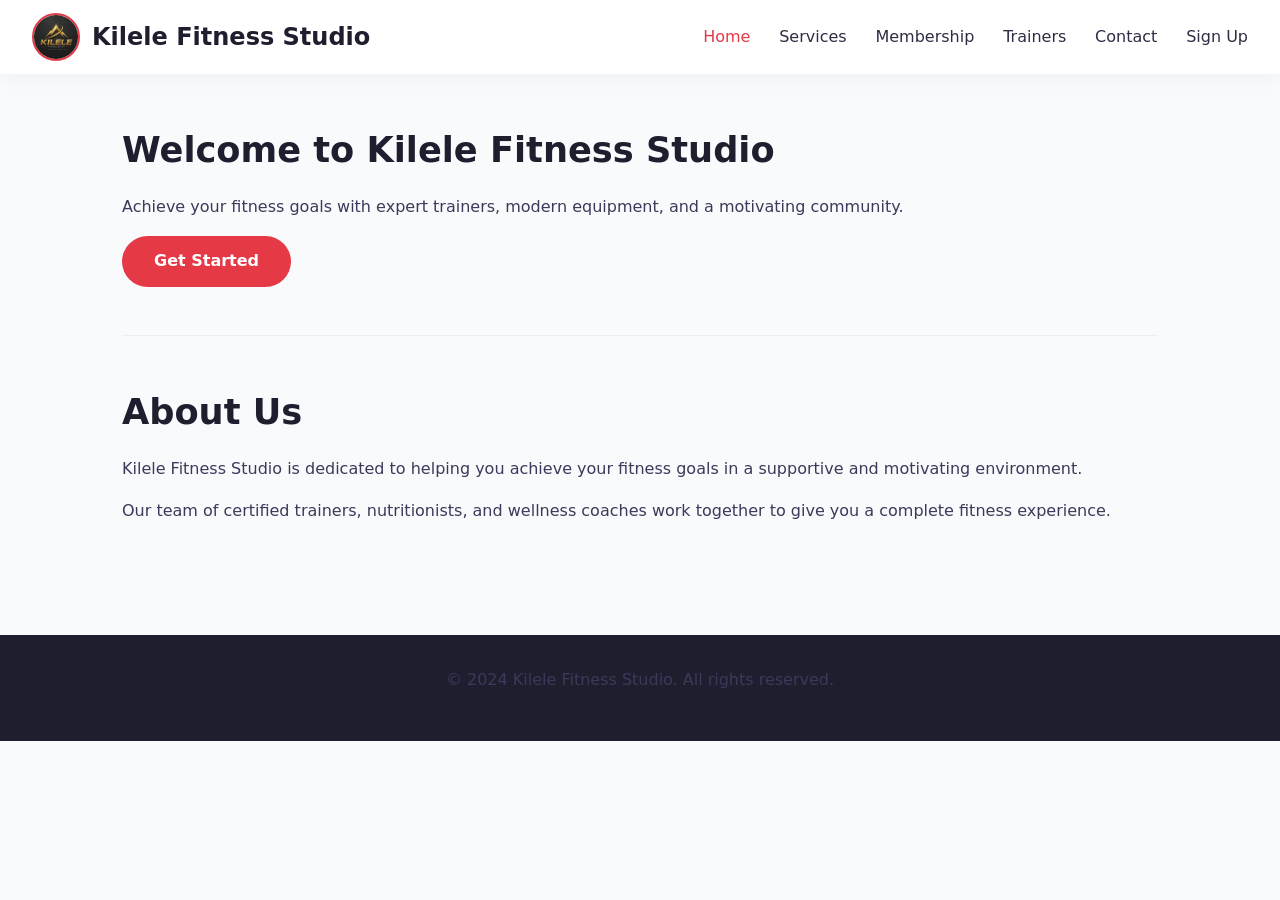
<file: index.html>
<!DOCTYPE html>
<html lang="en">
<head>
    <meta charset="UTF-8">
    <meta name="viewport" content="width=device-width, initial-scale=1.0">
    <title>Kilele Fitness Studio — Home</title>
    <link rel="stylesheet" href="https://cdnjs.cloudflare.com/ajax/libs/font-awesome/6.4.0/css/all.min.css">
    <link rel="stylesheet" href="style.css">
</head>
<body>
    <header>
        <div class="logo">
            <img src="OIG1 (1).jfif.jpeg" alt="Kilele Fitness Logo">
            <h1>Kilele Fitness Studio</h1>
        </div>
        <button class="menu-toggle" id="menuToggle" aria-label="Toggle navigation" aria-expanded="false">
            <i class="fas fa-bars"></i>
        </button>
        <nav id="mainNav">
            <ul>
                <li><a href="index.html" class="active">Home</a></li>
                <li><a href="services.html">Services</a></li>
                <li><a href="membership.html">Membership</a></li>
                <li><a href="trainers.html">Trainers</a></li>
                <li><a href="contact.html">Contact</a></li>
                <li><a href="signup.html">Sign Up</a></li>
            </ul>
        </nav>
    </header>

    <main>
        <!-- HOME SECTION -->
        <h2>Welcome to Kilele Fitness Studio</h2>
        <p>Achieve your fitness goals with expert trainers, modern equipment, and a motivating community.</p>
        <p><a href="membership.html" class="btn">Get Started</a></p>

        <hr style="margin:3rem 0;border:none;border-top:1px solid #eee;">

        <!-- ABOUT SECTION (same page) -->
        <h2>About Us</h2>
        <p>Kilele Fitness Studio is dedicated to helping you achieve your fitness goals in a supportive and motivating environment.</p>
        <p>Our team of certified trainers, nutritionists, and wellness coaches work together to give you a complete fitness experience.</p>
    </main>

    <footer>
        <p>&copy; 2024 Kilele Fitness Studio. All rights reserved.</p>
    </footer>

    <script src="script.js"></script>
</body>
</html>
</file>
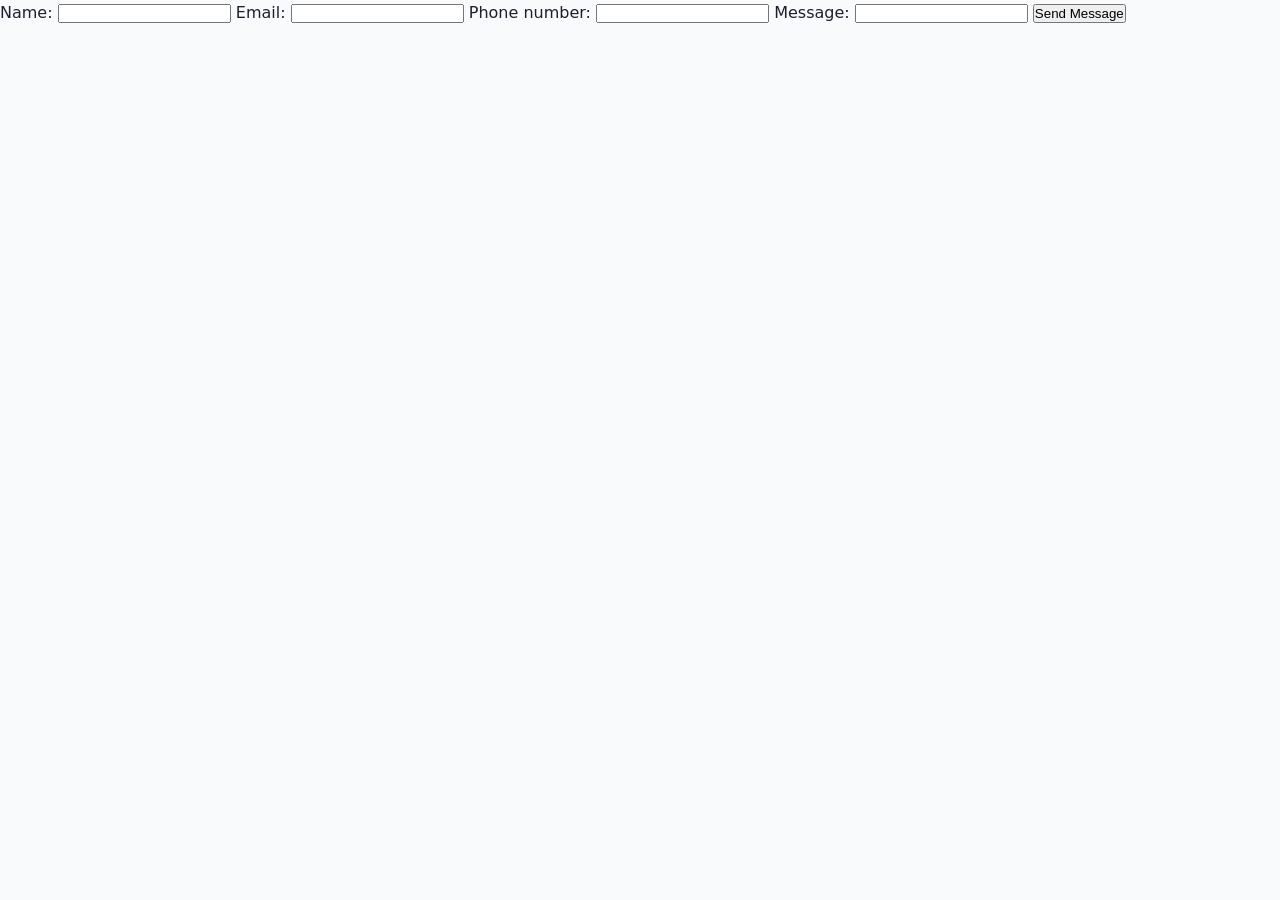
<file: contact us.html>
<!DOCTYPE html>
<html lang="en"> 
<head>
    <meta charset="UTF-8">
    <meta name="viewport" content="width=device-width, initial-scale=1.0">
    <title>Kilele Fitness Studio</title>
    <link rel="stylesheet" href="style.css">
    <link rel="stylesheet" href="https://cdnjs.cloudflare.com/ajax/libs/font-awesome/6.4.0/css/all.min.css">
</head>

    <section id="contact">
<form action="submit_form.php" method="POST"></form>
   <label for="name">Name: 
 </lable>
      <input type="text"  id="name" name="name" required>
 
 <label for =email> Email:
 </label>
      <input type="email" id="email" name="email">
    
 <label for="phone number">Phone number:
 </label>
    <input type="tel" id="phone" name="pnone" required>
 
 <label for="message">Message:
    </label>
     <input type="text" id="message" name="message" required minlength="8" >

     <button type="submit">Send Message
      </button>
     </section>
    </form>
</file>
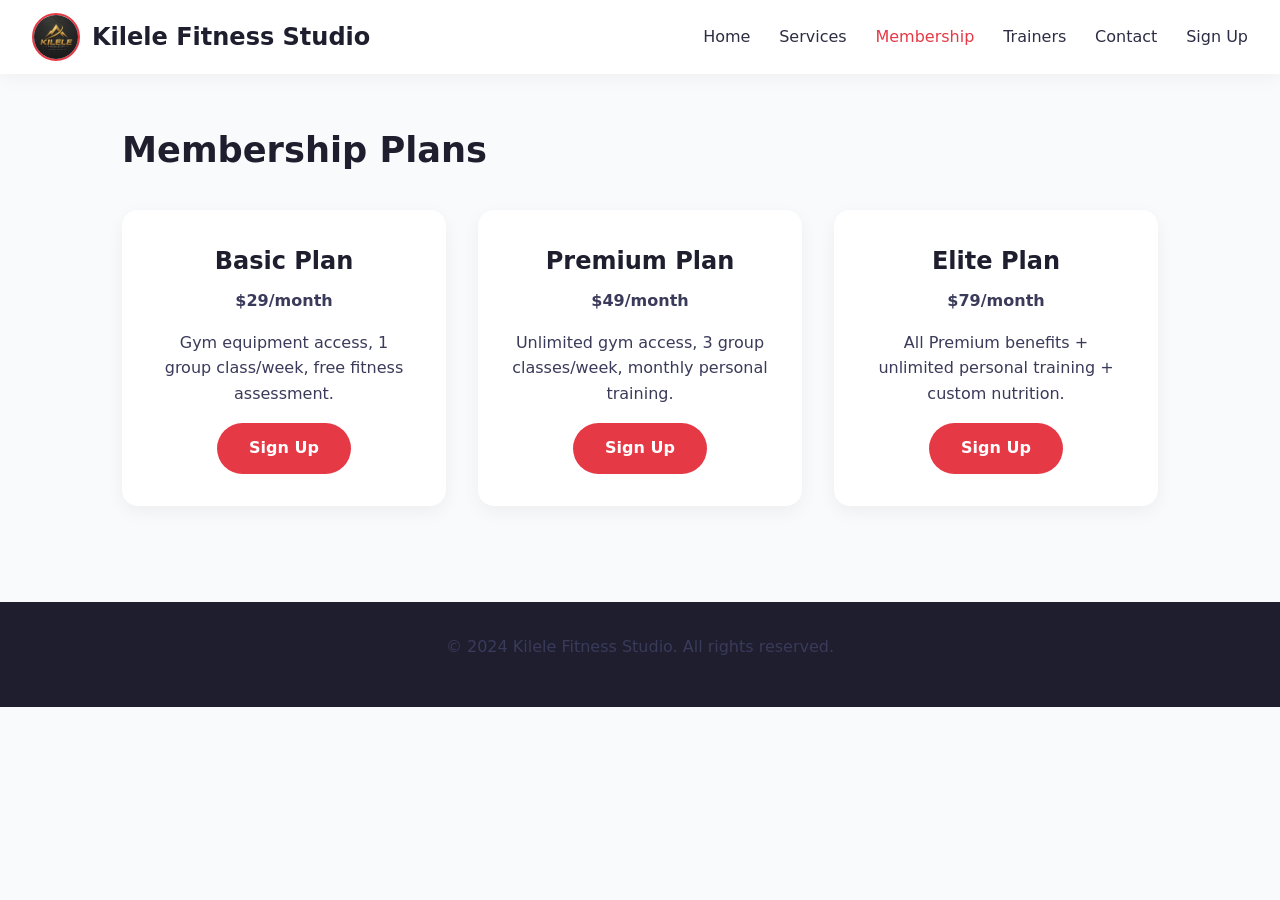
<file: membership.html>
<!DOCTYPE html>
<html lang="en">
<head>
    <meta charset="UTF-8">
    <meta name="viewport" content="width=device-width, initial-scale=1.0">
    <title>Membership — Kilele Fitness Studio</title>
    <link rel="stylesheet" href="https://cdnjs.cloudflare.com/ajax/libs/font-awesome/6.4.0/css/all.min.css">
    <link rel="stylesheet" href="style.css">
</head>
<body>
    <header>
        <div class="logo">
            <img src="OIG1 (1).jfif.jpeg" alt="Kilele Fitness Logo">
            <h1>Kilele Fitness Studio</h1>
        </div>
        <button class="menu-toggle" id="menuToggle" aria-label="Toggle navigation" aria-expanded="false">
            <i class="fas fa-bars"></i>
        </button>
        <nav id="mainNav">
            <ul>
                <li><a href="index.html">Home</a></li>
                <li><a href="services.html">Services</a></li>
                <li><a href="membership.html" class="active">Membership</a></li>
                <li><a href="trainers.html">Trainers</a></li>
                <li><a href="contact.html">Contact</a></li>
                <li><a href="signup.html">Sign Up</a></li>
            </ul>
        </nav>
    </header>

    <main>
        <h2>Membership Plans</h2>
        <div class="grid">
            <div class="card">
                <h3>Basic Plan</h3>
                <p><strong>$29/month</strong></p>
                <p>Gym equipment access, 1 group class/week, free fitness assessment.</p>
                <a href="signup.html" class="btn">Sign Up</a>
            </div>
            <div class="card">
                <h3>Premium Plan</h3>
                <p><strong>$49/month</strong></p>
                <p>Unlimited gym access, 3 group classes/week, monthly personal training.</p>
                <a href="signup.html" class="btn">Sign Up</a>
            </div>
            <div class="card">
                <h3>Elite Plan</h3>
                <p><strong>$79/month</strong></p>
                <p>All Premium benefits + unlimited personal training + custom nutrition.</p>
                <a href="signup.html" class="btn">Sign Up</a>
            </div>
        </div>
    </main>

    <footer>
        <p>&copy; 2024 Kilele Fitness Studio. All rights reserved.</p>
    </footer>

    <script src="script.js"></script>
</body>
</html>
</file>
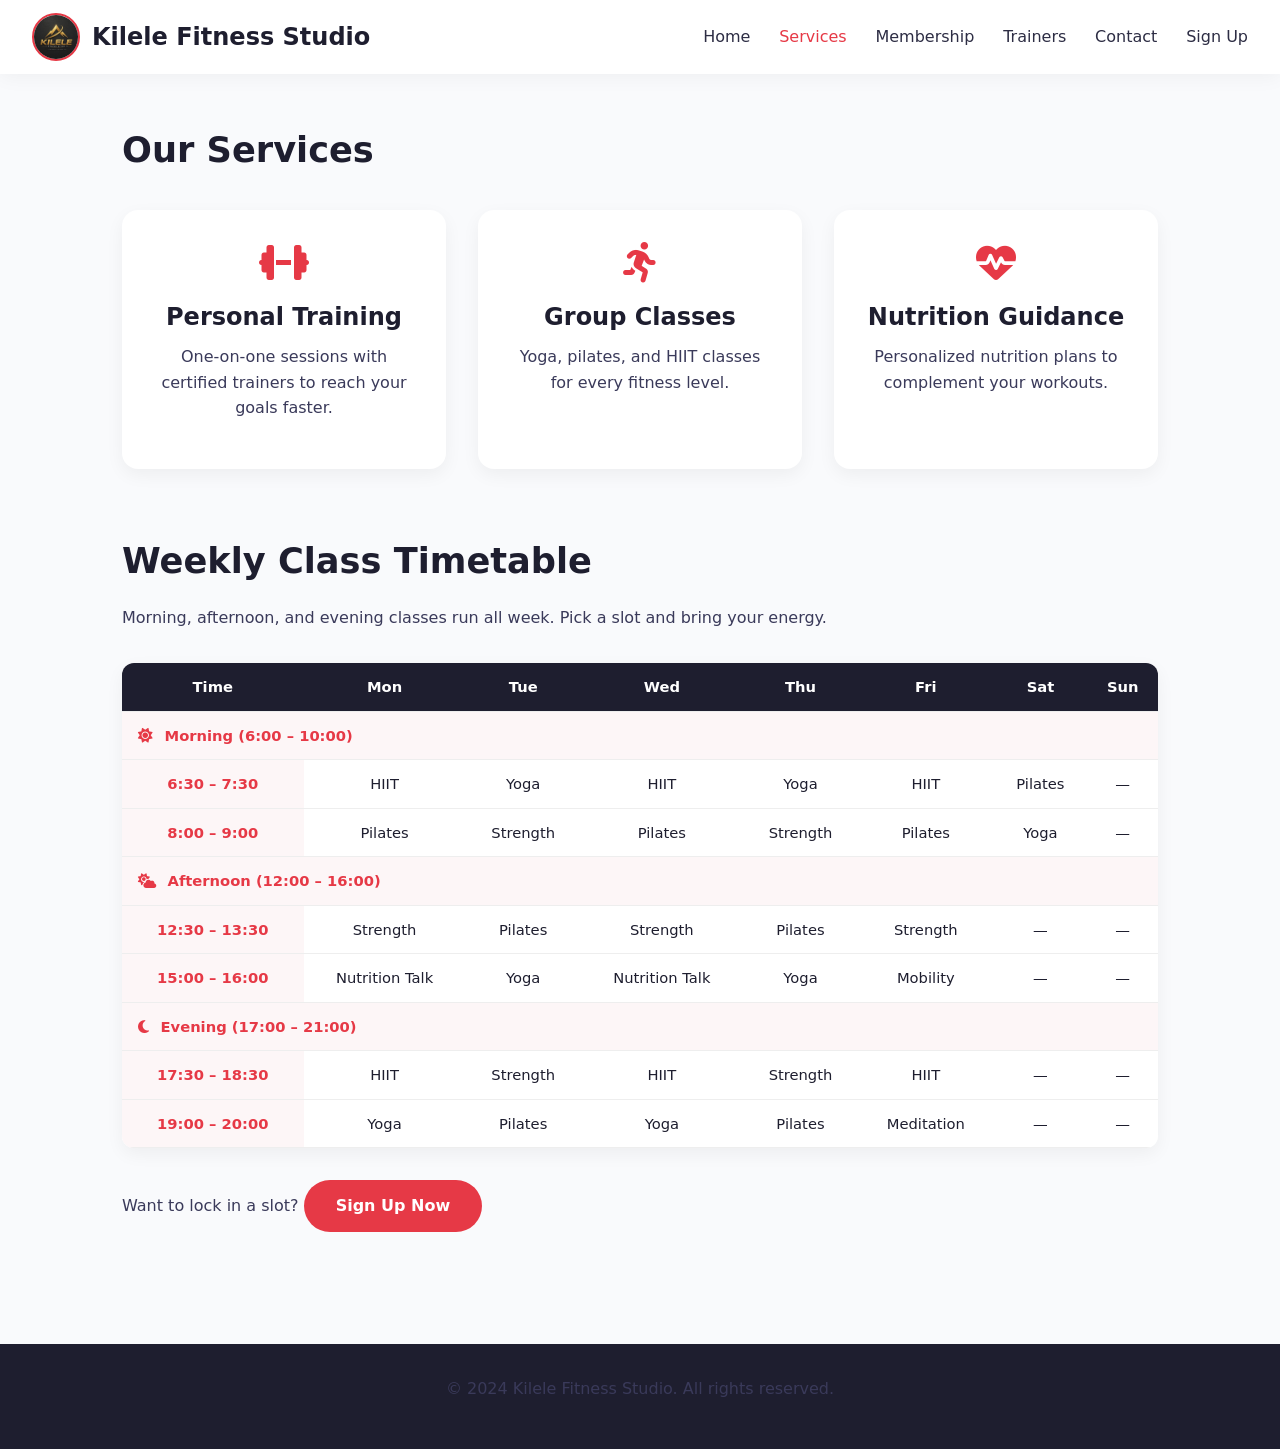
<file: services.html>
<!DOCTYPE html>
<html lang="en">
<head>
    <meta charset="UTF-8">
    <meta name="viewport" content="width=device-width, initial-scale=1.0">
    <title>Services — Kilele Fitness Studio</title>
    <link rel="stylesheet" href="https://cdnjs.cloudflare.com/ajax/libs/font-awesome/6.4.0/css/all.min.css">
    <link rel="stylesheet" href="style.css">
</head>
<body>
    <header>
        <div class="logo">
            <img src="OIG1 (1).jfif.jpeg" alt="Kilele Fitness Logo">
            <h1>Kilele Fitness Studio</h1>
        </div>
        <button class="menu-toggle" id="menuToggle" aria-label="Toggle navigation" aria-expanded="false">
            <i class="fas fa-bars"></i>
        </button>
        <nav id="mainNav">
            <ul>
                <li><a href="index.html">Home</a></li>
                <li><a href="services.html" class="active">Services</a></li>
                <li><a href="membership.html">Membership</a></li>
                <li><a href="trainers.html">Trainers</a></li>
                <li><a href="contact.html">Contact</a></li>
                <li><a href="signup.html">Sign Up</a></li>
            </ul>
        </nav>
    </header>

    <main>
        <h2>Our Services</h2>
        <div class="grid">
            <div class="card">
                <i class="fas fa-dumbbell"></i>
                <h3>Personal Training</h3>
                <p>One-on-one sessions with certified trainers to reach your goals faster.</p>
            </div>
            <div class="card">
                <i class="fas fa-running"></i>
                <h3>Group Classes</h3>
                <p>Yoga, pilates, and HIIT classes for every fitness level.</p>
            </div>
            <div class="card">
                <i class="fas fa-heartbeat"></i>
                <h3>Nutrition Guidance</h3>
                <p>Personalized nutrition plans to complement your workouts.</p>
            </div>
        </div>

        <!-- ============ TIMETABLE ============ -->
        <h2 style="margin-top:4rem;">Weekly Class Timetable</h2>
        <p>Morning, afternoon, and evening classes run all week. Pick a slot and bring your energy.</p>

        <div class="timetable-wrap">
            <table class="timetable">
                <thead>
                    <tr>
                        <th>Time</th>
                        <th>Mon</th>
                        <th>Tue</th>
                        <th>Wed</th>
                        <th>Thu</th>
                        <th>Fri</th>
                        <th>Sat</th>
                        <th>Sun</th>
                    </tr>
                </thead>
                <tbody>
                    <!-- MORNING -->
                    <tr class="slot-label"><td colspan="8"><i class="fas fa-sun"></i> Morning (6:00 – 10:00)</td></tr>
                    <tr>
                        <td>6:30 – 7:30</td>
                        <td>HIIT</td>
                        <td>Yoga</td>
                        <td>HIIT</td>
                        <td>Yoga</td>
                        <td>HIIT</td>
                        <td>Pilates</td>
                        <td>—</td>
                    </tr>
                    <tr>
                        <td>8:00 – 9:00</td>
                        <td>Pilates</td>
                        <td>Strength</td>
                        <td>Pilates</td>
                        <td>Strength</td>
                        <td>Pilates</td>
                        <td>Yoga</td>
                        <td>—</td>
                    </tr>

                    <!-- AFTERNOON -->
                    <tr class="slot-label"><td colspan="8"><i class="fas fa-cloud-sun"></i> Afternoon (12:00 – 16:00)</td></tr>
                    <tr>
                        <td>12:30 – 13:30</td>
                        <td>Strength</td>
                        <td>Pilates</td>
                        <td>Strength</td>
                        <td>Pilates</td>
                        <td>Strength</td>
                        <td>—</td>
                        <td>—</td>
                    </tr>
                    <tr>
                        <td>15:00 – 16:00</td>
                        <td>Nutrition Talk</td>
                        <td>Yoga</td>
                        <td>Nutrition Talk</td>
                        <td>Yoga</td>
                        <td>Mobility</td>
                        <td>—</td>
                        <td>—</td>
                    </tr>

                    <!-- EVENING -->
                    <tr class="slot-label"><td colspan="8"><i class="fas fa-moon"></i> Evening (17:00 – 21:00)</td></tr>
                    <tr>
                        <td>17:30 – 18:30</td>
                        <td>HIIT</td>
                        <td>Strength</td>
                        <td>HIIT</td>
                        <td>Strength</td>
                        <td>HIIT</td>
                        <td>—</td>
                        <td>—</td>
                    </tr>
                    <tr>
                        <td>19:00 – 20:00</td>
                        <td>Yoga</td>
                        <td>Pilates</td>
                        <td>Yoga</td>
                        <td>Pilates</td>
                        <td>Meditation</td>
                        <td>—</td>
                        <td>—</td>
                    </tr>
                </tbody>
            </table>
        </div>

        <p style="margin-top:2rem;">
            Want to lock in a slot? <a href="signup.html" class="btn">Sign Up Now</a>
        </p>
    </main>

    <footer>
        <p>&copy; 2024 Kilele Fitness Studio. All rights reserved.</p>
    </footer>

    <script src="script.js"></script>
</body>
</html>
</file>
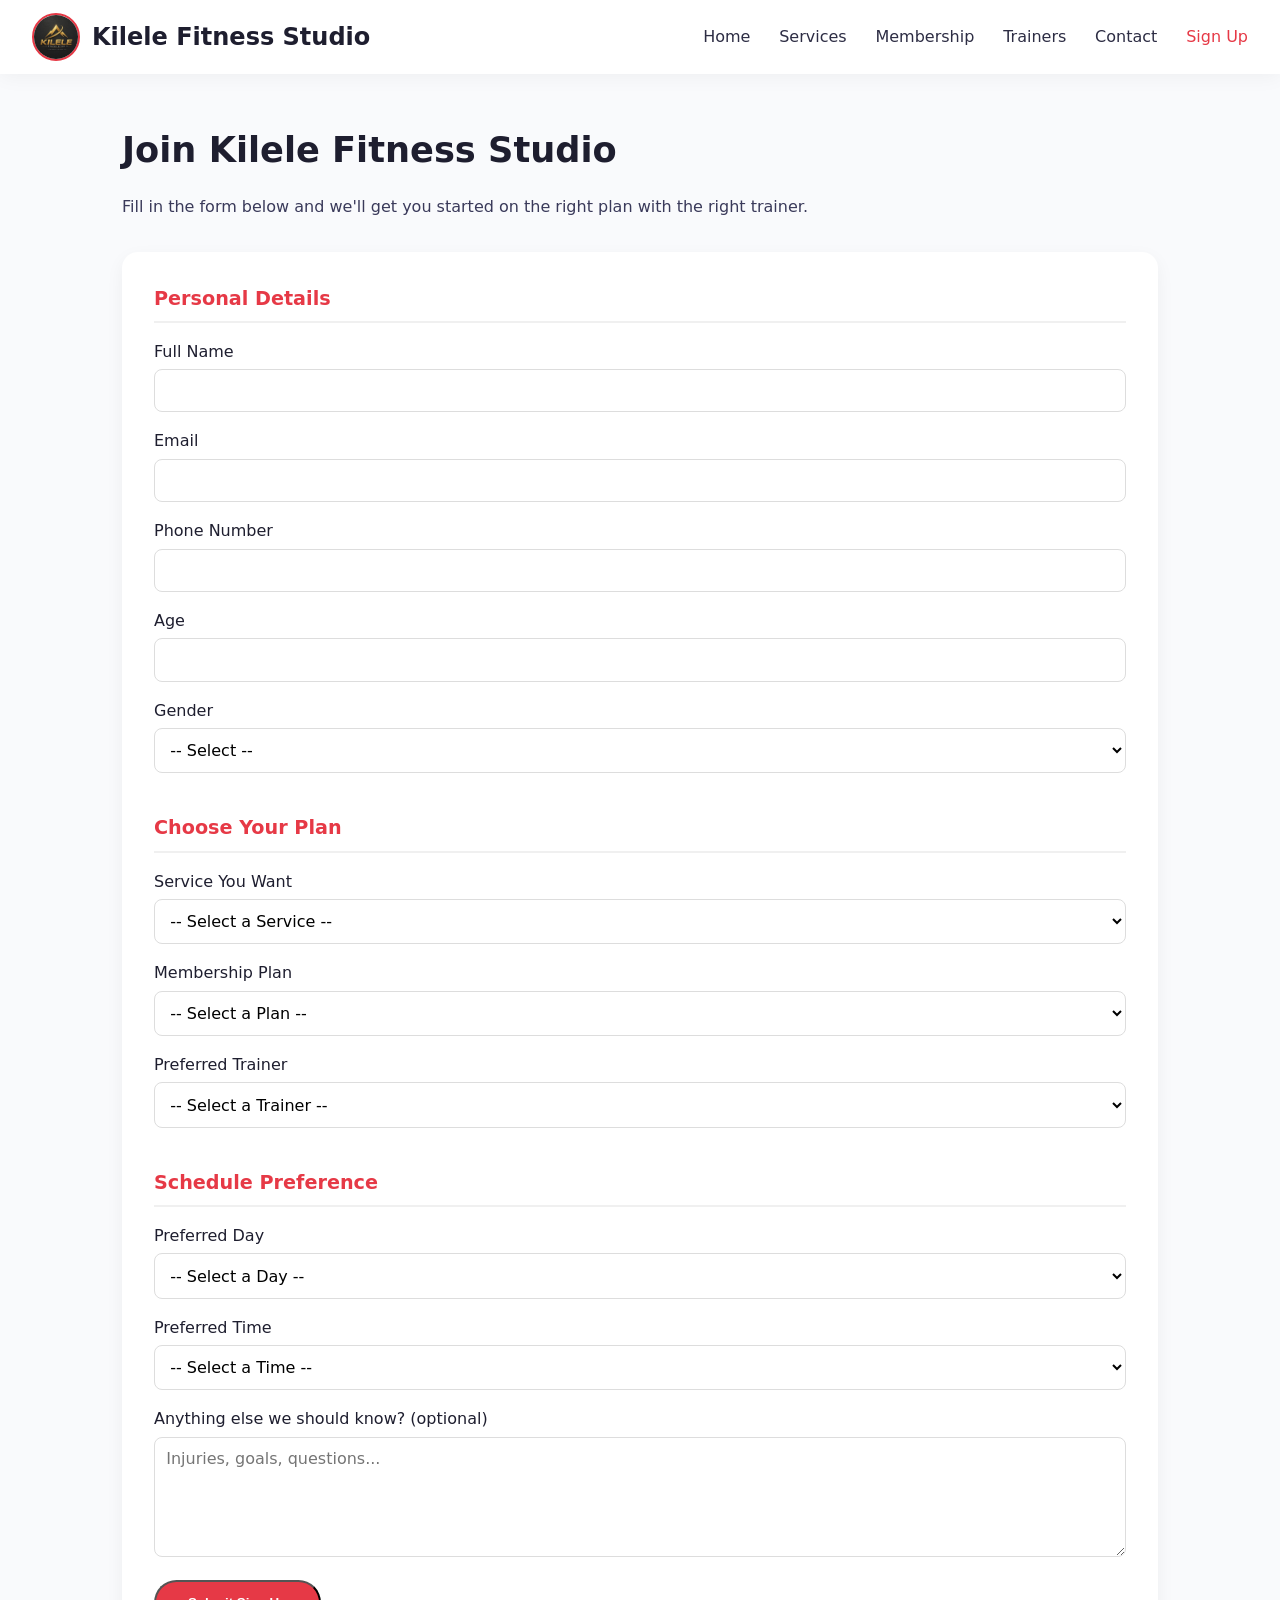
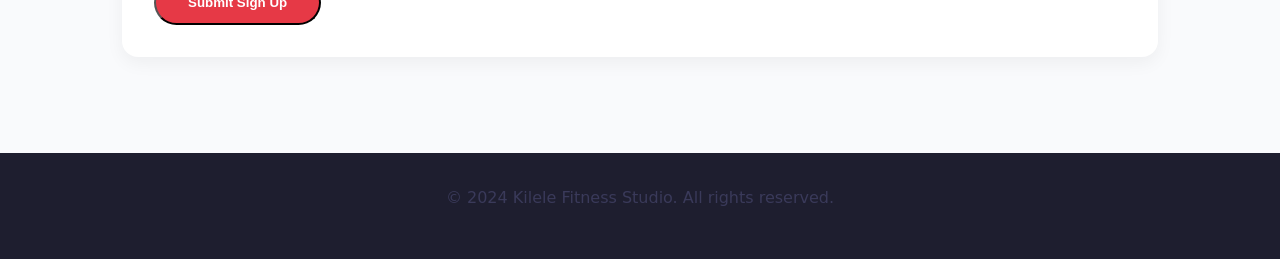
<file: signup.html>
<!DOCTYPE html>
<html lang="en">
<head>
    <meta charset="UTF-8">
    <meta name="viewport" content="width=device-width, initial-scale=1.0">
    <title>Sign Up — Kilele Fitness Studio</title>
    <link rel="stylesheet" href="https://cdnjs.cloudflare.com/ajax/libs/font-awesome/6.4.0/css/all.min.css">
    <link rel="stylesheet" href="style.css">
</head>
<body>
    <header>
        <div class="logo">
            <img src="OIG1 (1).jfif.jpeg" alt="Kilele Fitness Logo">
            <h1>Kilele Fitness Studio</h1>
        </div>
        <button class="menu-toggle" id="menuToggle" aria-label="Toggle navigation" aria-expanded="false">
            <i class="fas fa-bars"></i>
        </button>
        <nav id="mainNav">
            <ul>
                <li><a href="index.html">Home</a></li>
                <li><a href="services.html">Services</a></li>
                <li><a href="membership.html">Membership</a></li>
                <li><a href="trainers.html">Trainers</a></li>
                <li><a href="contact.html">Contact</a></li>
                <li><a href="signup.html" class="active">Sign Up</a></li>
            </ul>
        </nav>
    </header>

    <main>
        <h2>Join Kilele Fitness Studio</h2>
        <p>Fill in the form below and we'll get you started on the right plan with the right trainer.</p>

        <form action="submit_signup.php" method="POST" class="signup-form">

            <h3>Personal Details</h3>
            <label for="fullname">Full Name</label>
            <input type="text" id="fullname" name="fullname" required>

            <label for="email">Email</label>
            <input type="email" id="email" name="email" required>

            <label for="phone">Phone Number</label>
            <input type="tel" id="phone" name="phone" required>

            <label for="age">Age</label>
            <input type="number" id="age" name="age" min="14" max="100" required>

            <label for="gender">Gender</label>
            <select id="gender" name="gender" required>
                <option value="">-- Select --</option>
                <option value="female">Female</option>
                <option value="male">Male</option>
                <option value="other">Other</option>
                <option value="prefer-not">Prefer not to say</option>
            </select>

            <h3>Choose Your Plan</h3>

            <label for="service">Service You Want</label>
            <select id="service" name="service" required>
                <option value="">-- Select a Service --</option>
                <option value="personal-training">Personal Training</option>
                <option value="group-classes">Group Classes</option>
                <option value="nutrition-guidance">Nutrition Guidance</option>
                <option value="all">All of the above</option>
            </select>

            <label for="membership">Membership Plan</label>
            <select id="membership" name="membership" required>
                <option value="">-- Select a Plan --</option>
                <option value="basic">Basic — $29/month</option>
                <option value="premium">Premium — $49/month</option>
                <option value="elite">Elite — $79/month</option>
            </select>

            <label for="trainer">Preferred Trainer</label>
            <select id="trainer" name="trainer" required>
                <option value="">-- Select a Trainer --</option>
                <option value="john">John Doe — Strength & Conditioning</option>
                <option value="jane">Jane Smith — Yoga & Pilates</option>
                <option value="mike">Mike Johnson — Nutrition & Wellness</option>
                <option value="any">No preference</option>
            </select>

            <h3>Schedule Preference</h3>

            <label for="day">Preferred Day</label>
            <select id="day" name="day" required>
                <option value="">-- Select a Day --</option>
                <option value="monday">Monday</option>
                <option value="tuesday">Tuesday</option>
                <option value="wednesday">Wednesday</option>
                <option value="thursday">Thursday</option>
                <option value="friday">Friday</option>
                <option value="saturday">Saturday</option>
                <option value="sunday">Sunday</option>
            </select>

            <label for="time">Preferred Time</label>
            <select id="time" name="time" required>
                <option value="">-- Select a Time --</option>
                <option value="morning">Morning (6:00 – 10:00)</option>
                <option value="afternoon">Afternoon (12:00 – 16:00)</option>
                <option value="evening">Evening (17:00 – 21:00)</option>
            </select>

            <label for="notes">Anything else we should know? (optional)</label>
            <textarea id="notes" name="notes" placeholder="Injuries, goals, questions..."></textarea>

            <button type="submit" class="btn">Submit Sign Up</button>
        </form>
    </main>

    <footer>
        <p>&copy; 2024 Kilele Fitness Studio. All rights reserved.</p>
    </footer>

    <script src="script.js"></script>
</body>
</html>
</file>
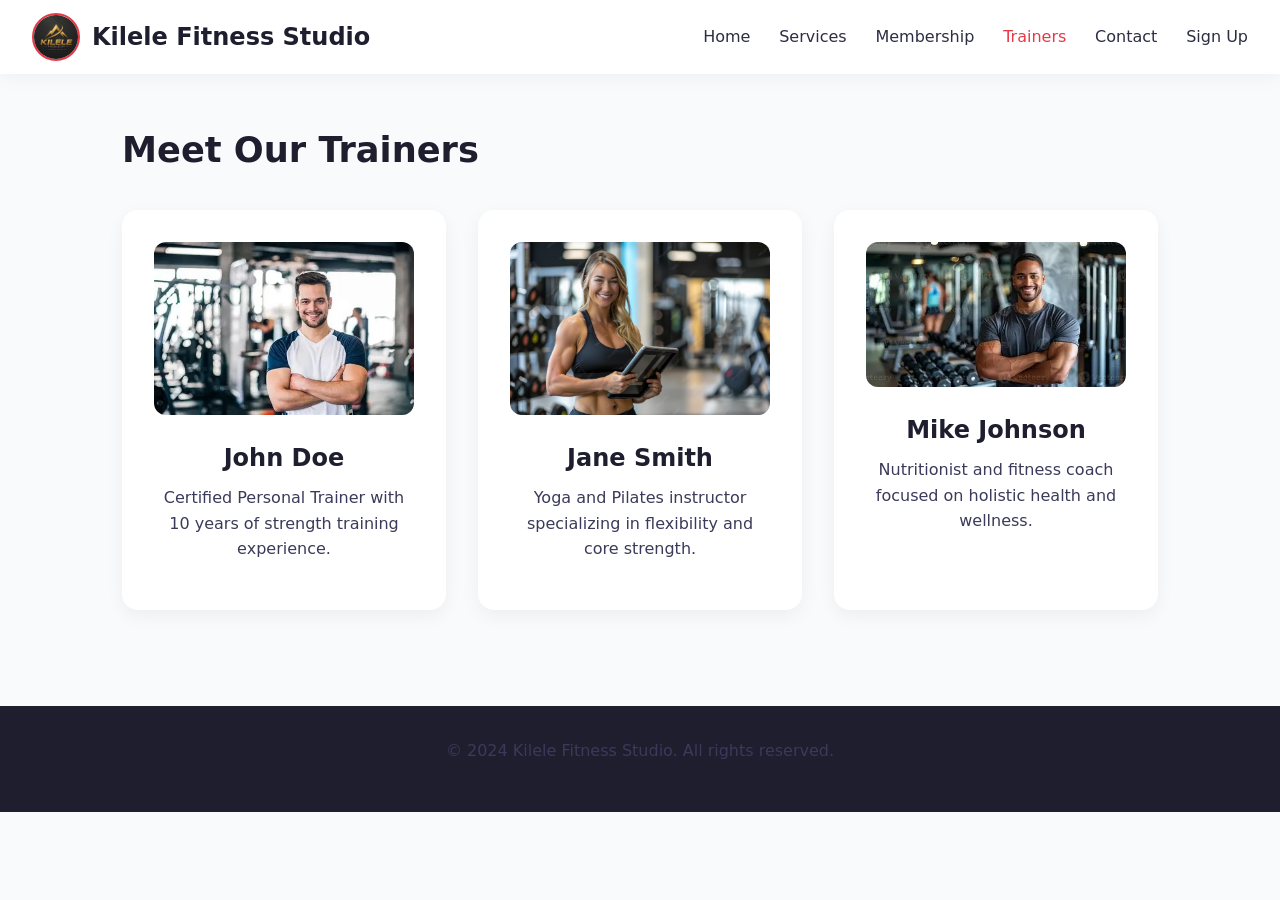
<file: trainers.html>
<!DOCTYPE html>
<html lang="en">
<head>
    <meta charset="UTF-8">
    <meta name="viewport" content="width=device-width, initial-scale=1.0">
    <title>Trainers — Kilele Fitness Studio</title>
    <link rel="stylesheet" href="https://cdnjs.cloudflare.com/ajax/libs/font-awesome/6.4.0/css/all.min.css">
    <link rel="stylesheet" href="style.css">
</head>
<body>
    <header>
        <div class="logo">
            <img src="OIG1 (1).jfif.jpeg" alt="Kilele Fitness Logo">
            <h1>Kilele Fitness Studio</h1>
        </div>
        <button class="menu-toggle" id="menuToggle" aria-label="Toggle navigation" aria-expanded="false">
            <i class="fas fa-bars"></i>
        </button>
        <nav id="mainNav">
            <ul>
                <li><a href="index.html">Home</a></li>
                <li><a href="services.html">Services</a></li>
                <li><a href="membership.html">Membership</a></li>
                <li><a href="trainers.html" class="active">Trainers</a></li>
                <li><a href="contact.html">Contact</a></li>
                <li><a href="signup.html">Sign Up</a></li>
            </ul>
        </nav>
    </header>

    <main>
        <h2>Meet Our Trainers</h2>
        <div class="grid">
            <div class="card">
                <img src="OIP (9).webp.jpeg" alt="John Doe">
                <h3>John Doe</h3>
                <p>Certified Personal Trainer with 10 years of strength training experience.</p>
            </div>
            <div class="card">
                <img src="OIP (10).webp.jpeg" alt="Jane Smith">
                <h3>Jane Smith</h3>
                <p>Yoga and Pilates instructor specializing in flexibility and core strength.</p>
            </div>
            <div class="card">
                <img src="OIP (8).webp.jpeg" alt="Mike Johnson">
                <h3>Mike Johnson</h3>
                <p>Nutritionist and fitness coach focused on holistic health and wellness.</p>
            </div>
        </div>
    </main>

    <footer>
        <p>&copy; 2024 Kilele Fitness Studio. All rights reserved.</p>
    </footer>

    <script src="script.js"></script>
</body>
</html>
</file>
<file: style.css>
* { margin: 0; padding: 0; box-sizing: border-box; }
body {
    font-family: 'Segoe UI', Roboto, system-ui, sans-serif;
    line-height: 1.6;
    color: #1e1e2f;
    background: #f9fafc;
}

/* ===== HEADER ===== */
header {
    background: #fff;
    box-shadow: 0 2px 20px rgba(0,0,0,0.05);
    padding: 0.8rem 2rem;
    display: flex;
    align-items: center;
    justify-content: space-between;
    flex-wrap: wrap;
    position: sticky;
    top: 0;
    z-index: 1000;
}
.logo { display: flex; align-items: center; gap: 12px; }
.logo img { width: 48px; height: 48px; border-radius: 50%; object-fit: cover; border: 2px solid #e63946; }
.logo h1 { font-size: 1.5rem; }

/* ===== TOGGLE BUTTON (hamburger) ===== */
.menu-toggle {
    display: none;
    background: none;
    border: none;
    font-size: 1.8rem;
    color: #1e1e2f;
    cursor: pointer;
    padding: 0.25rem 0.5rem;
}

/* ===== NAV (desktop) ===== */
nav ul { display: flex; list-style: none; gap: 1.8rem; }
nav a {
    text-decoration: none;
    color: #2d2d44;
    font-weight: 500;
    transition: color 0.2s;
}
nav a:hover, nav a.active { color: #e63946; }

/* ===== MOBILE: dropdown drawer ===== */
@media (max-width: 768px) {
    .menu-toggle { display: block; }

    nav {
        flex-basis: 100%;
        max-height: 0;
        overflow: hidden;
        transition: max-height 0.4s ease;
    }
    nav.active { max-height: 400px; }

    nav ul {
        flex-direction: column;
        gap: 0.8rem;
        padding: 1.2rem 0;
        align-items: center;
        border-top: 1px solid #eee;
    }
    nav a {
        display: block;
        padding: 0.5rem 1rem;
        width: 100%;
        text-align: center;
    }
}

/* ===== PAGE CONTENT ===== */
main { max-width: 1100px; margin: 0 auto; padding: 3rem 2rem; }
h2 { font-size: 2.2rem; margin-bottom: 1rem; color: #1e1e2f; }
h3 { font-size: 1.5rem; margin-bottom: 0.5rem; }
p { margin-bottom: 1rem; color: #3a3a5a; }

/* ===== BUTTON ===== */
.btn {
    display: inline-block;
    background: #e63946;
    color: white;
    padding: 0.8rem 2rem;
    border-radius: 50px;
    text-decoration: none;
    font-weight: 600;
    transition: 0.25s;
}
.btn:hover { background: #c1121f; transform: translateY(-2px); }

/* ===== CARDS ===== */
.grid {
    display: grid;
    grid-template-columns: repeat(auto-fit, minmax(240px, 1fr));
    gap: 2rem;
    margin-top: 2rem;
}
.card {
    background: #fff;
    padding: 2rem;
    border-radius: 16px;
    box-shadow: 0 6px 18px rgba(0,0,0,0.05);
    text-align: center;
}
.card i { font-size: 2.5rem; color: #e63946; margin-bottom: 1rem; }
.card img { width: 100%; border-radius: 12px; margin-bottom: 1rem; }

/* ===== CONTACT FORM ===== */
form input, form textarea {
    width: 100%;
    padding: 0.7rem;
    margin-bottom: 1rem;
    border: 1px solid #ddd;
    border-radius: 8px;
    font-family: inherit;
    font-size: 1rem;
}
form textarea { min-height: 120px; }

/* ===== FOOTER ===== */
footer {
    background: #1e1e2f;
    color: #b0b0c0;
    text-align: center;
    padding: 2rem;
    margin-top: 3rem;
}
/* ===== SIGNUP FORM ===== */
.signup-form {
    background: #fff;
    padding: 2rem;
    border-radius: 16px;
    box-shadow: 0 6px 18px rgba(0,0,0,0.05);
    margin-top: 2rem;
}
.signup-form h3 {
    margin: 1.5rem 0 1rem;
    color: #e63946;
    font-size: 1.2rem;
    border-bottom: 2px solid #f0f0f0;
    padding-bottom: 0.4rem;
}
.signup-form h3:first-of-type { margin-top: 0; }
.signup-form label {
    display: block;
    font-weight: 500;
    margin-bottom: 0.3rem;
    color: #1e1e2f;
}
.signup-form select {
    width: 100%;
    padding: 0.7rem;
    margin-bottom: 1rem;
    border: 1px solid #ddd;
    border-radius: 8px;
    font-family: inherit;
    font-size: 1rem;
    background: #fff;
}

/* ===== TIMETABLE ===== */
.timetable-wrap {
    overflow-x: auto;
    margin-top: 2rem;
    border-radius: 12px;
    box-shadow: 0 6px 18px rgba(0,0,0,0.05);
}
.timetable {
    width: 100%;
    border-collapse: collapse;
    background: #fff;
    min-width: 720px;
}
.timetable th,
.timetable td {
    padding: 0.75rem 0.6rem;
    text-align: center;
    border-bottom: 1px solid #eee;
    font-size: 0.92rem;
}
.timetable thead th {
    background: #1e1e2f;
    color: #fff;
    font-weight: 600;
}
.timetable tbody td:first-child {
    font-weight: 600;
    color: #e63946;
    background: #fdf6f7;
    white-space: nowrap;
}
.slot-label td {
    background: #f0f2f8;
    text-align: left;
    font-weight: 600;
    color: #1e1e2f;
    padding-left: 1rem;
}
.slot-label i {
    color: #e63946;
    margin-right: 0.4rem;
}
</file>
